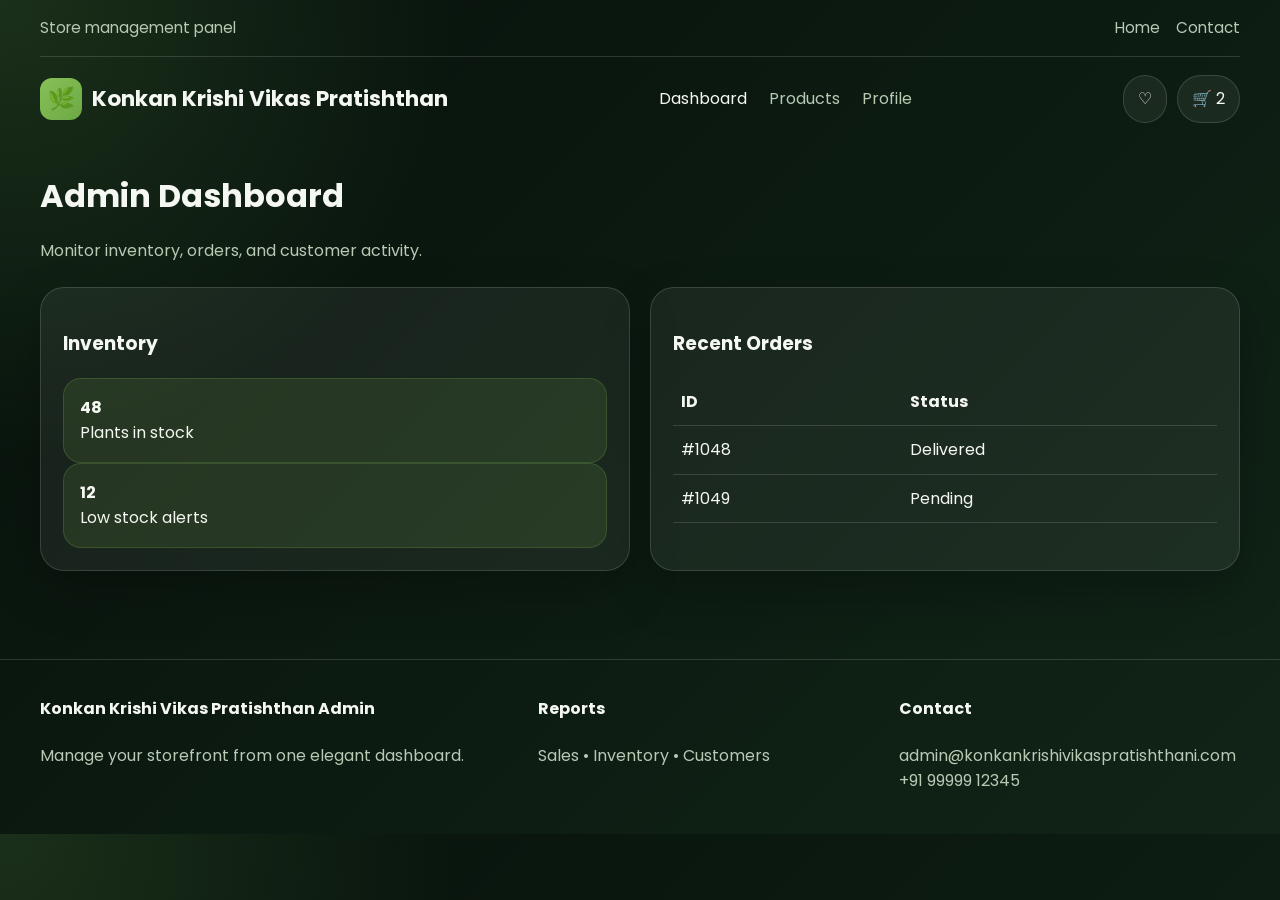
<file: pages/admin.html>
<!DOCTYPE html>
<html lang="en">
<head>
  <meta charset="UTF-8" />
  <meta name="viewport" content="width=device-width, initial-scale=1.0" />
  <title>Admin Dashboard - Konkan Krishi Vikas Pratishthan</title>
  <link rel="preconnect" href="https://fonts.googleapis.com" />
  <link rel="preconnect" href="https://fonts.gstatic.com" crossorigin />
  <link href="https://fonts.googleapis.com/css2?family=Poppins:wght@400;500;600;700&display=swap" rel="stylesheet" />
  <link rel="stylesheet" href="../styles/store.css" />
</head>
<body>
  <div class="container">
    <div class="topbar">
      <span>Store management panel</span>
      <div class="links">
        <a href="../index.html">Home</a>
        <a href="contact.html">Contact</a>
      </div>
    </div>

    <header class="site-header">
      <a class="brand" href="../index.html">
        <span class="brand-mark">🌿</span>
        <span>Konkan Krishi Vikas Pratishthan</span>
      </a>
      <nav class="header-nav">
        <a href="admin.html" class="active">Dashboard</a>
        <a href="featured-products.html">Products</a>
        <a href="profile.html">Profile</a>
      </nav>
      <div class="header-actions">
        <a class="icon-pill" href="wishlist.html">♡</a>
        <a class="icon-pill" href="cart.html">🛒 2</a>
      </div>
    </header>

    <main class="page-shell">
      <h1 class="page-title">Admin Dashboard</h1>
      <p class="page-subtitle">Monitor inventory, orders, and customer activity.</p>
      <div class="admin-grid">
        <div class="admin-card">
          <h3>Inventory</h3>
          <div class="admin-stat"><strong>48</strong><br />Plants in stock</div>
          <div class="admin-stat"><strong>12</strong><br />Low stock alerts</div>
        </div>
        <div class="admin-card">
          <h3>Recent Orders</h3>
          <table class="table">
            <thead><tr><th>ID</th><th>Status</th></tr></thead>
            <tbody>
              <tr><td>#1048</td><td>Delivered</td></tr>
              <tr><td>#1049</td><td>Pending</td></tr>
            </tbody>
          </table>
        </div>
      </div>
    </main>
  </div>

  <footer class="footer">
    <div class="container footer-grid">
      <div>
        <h4>Konkan Krishi Vikas Pratishthan Admin</h4>
        <p>Manage your storefront from one elegant dashboard.</p>
      </div>
      <div>
        <h4>Reports</h4>
        <p>Sales • Inventory • Customers</p>
      </div>
      <div>
        <h4>Contact</h4>
        <p>admin@konkankrishivikaspratishthani.com<br />+91 99999 12345</p>
      </div>
    </div>
  </footer>

  <script src="../scripts/store.js"></script>
</body>
</html>
</file>
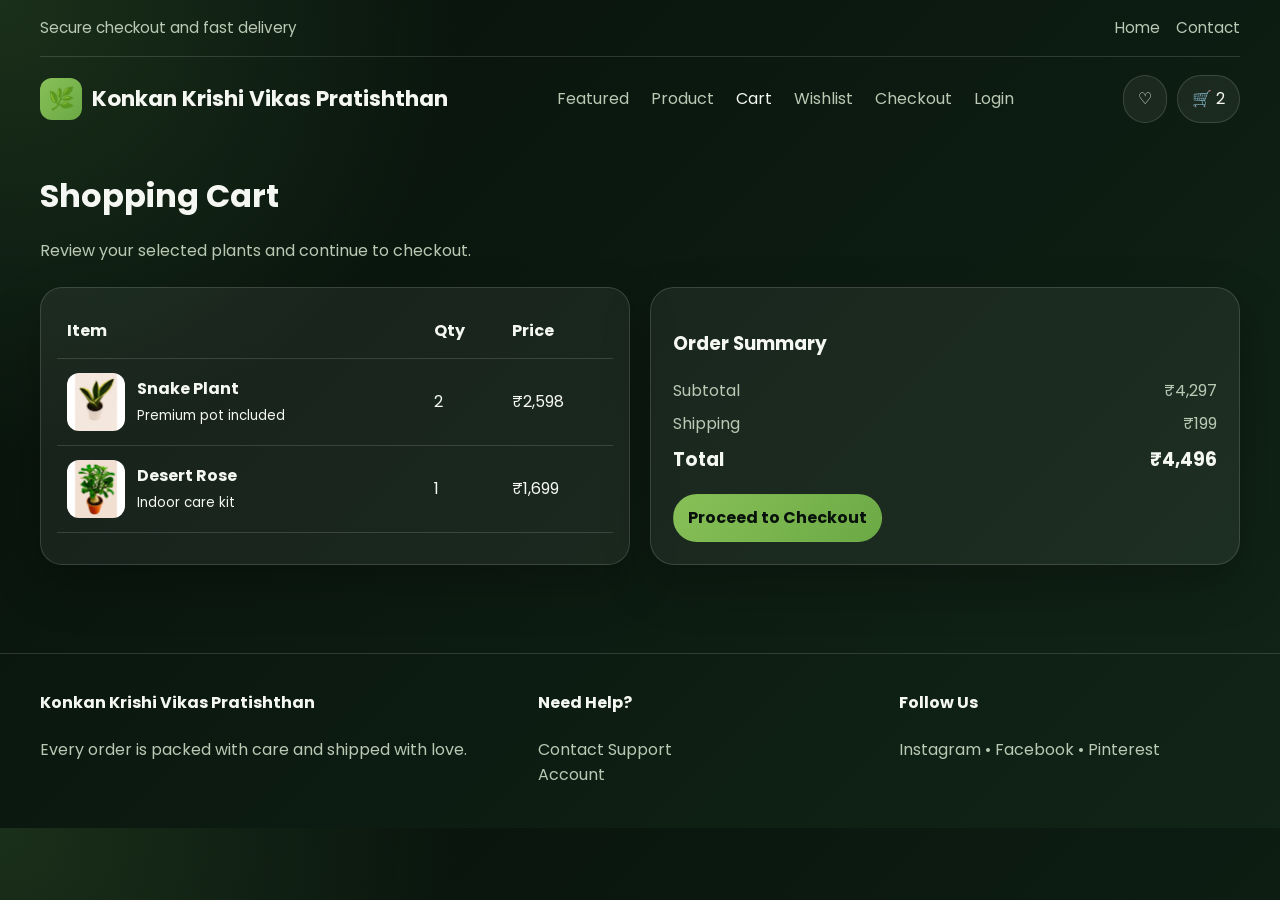
<file: pages/cart.html>
<!DOCTYPE html>
<html lang="en">
<head>
  <meta charset="UTF-8" />
  <meta name="viewport" content="width=device-width, initial-scale=1.0" />
  <title>Shopping Cart - Konkan Krishi Vikas Pratishthan</title>
  <link rel="preconnect" href="https://fonts.googleapis.com" />
  <link rel="preconnect" href="https://fonts.gstatic.com" crossorigin />
  <link href="https://fonts.googleapis.com/css2?family=Poppins:wght@400;500;600;700&display=swap" rel="stylesheet" />
  <link rel="stylesheet" href="../styles/store.css" />
</head>
<body>
  <div class="container">
    <div class="topbar">
      <span>Secure checkout and fast delivery</span>
      <div class="links">
        <a href="../index.html">Home</a>
        <a href="contact.html">Contact</a>
      </div>
    </div>

    <header class="site-header">
      <a class="brand" href="../index.html">
        <span class="brand-mark">🌿</span>
        <span>Konkan Krishi Vikas Pratishthan</span>
      </a>
      <nav class="header-nav">
        <a href="featured-products.html">Featured</a>
        <a href="product-details.html">Product</a>
        <a href="cart.html" class="active">Cart</a>
        <a href="wishlist.html">Wishlist</a>
        <a href="checkout.html">Checkout</a>
        <a href="login.html">Login</a>
      </nav>
      <div class="header-actions">
        <a class="icon-pill" href="wishlist.html">♡</a>
        <a class="icon-pill" href="cart.html">🛒 2</a>
      </div>
    </header>

    <main class="page-shell">
      <h1 class="page-title">Shopping Cart</h1>
      <p class="page-subtitle">Review your selected plants and continue to checkout.</p>
      <div class="grid grid-2">
        <div class="card">
          <table class="cart-table">
            <thead>
              <tr><th>Item</th><th>Qty</th><th>Price</th></tr>
            </thead>
            <tbody>
              <tr>
                <td>
                  <div class="cart-item">
                    <img src= "../Snake plant.jpg"/>
                    <div>
                      <strong>Snake Plant</strong><br />
                      <small>Premium pot included</small>
                    </div>
                  </div>
                </td>
                <td>2</td>
                <td>₹2,598</td>
              </tr>
              <tr>
                <td>
                  <div class="cart-item">
                    <img src="../Desert Rose.jpeg" />
                    <div>
                      <strong>Desert Rose </strong><br />
                      <small>Indoor care kit</small>
                    </div>
                  </div>
                </td>
                <td>1</td>
                <td>₹1,699</td>
              </tr>
            </tbody>
          </table>
        </div>
        <aside class="summary-card">
          <h3>Order Summary</h3>
          <div class="line"><span>Subtotal</span><span>₹4,297</span></div>
          <div class="line"><span>Shipping</span><span>₹199</span></div>
          <div class="line total"><span>Total</span><span>₹4,496</span></div>
          <a class="btn btn-primary" href="checkout.html" style="margin-top: 12px;">Proceed to Checkout</a>
        </aside>
      </div>
    </main>
  </div>

  <footer class="footer">
    <div class="container footer-grid">
      <div>
        <h4>Konkan Krishi Vikas Pratishthan</h4>
        <p>Every order is packed with care and shipped with love.</p>
      </div>
      <div>
        <h4>Need Help?</h4>
        <p><a href="contact.html">Contact Support</a><br /><a href="login.html">Account</a></p>
      </div>
      <div>
        <h4>Follow Us</h4>
        <p>Instagram • Facebook • Pinterest</p>
      </div>
    </div>
  </footer>

  <script src="../scripts/store.js"></script>
</body>
</html>
</file>
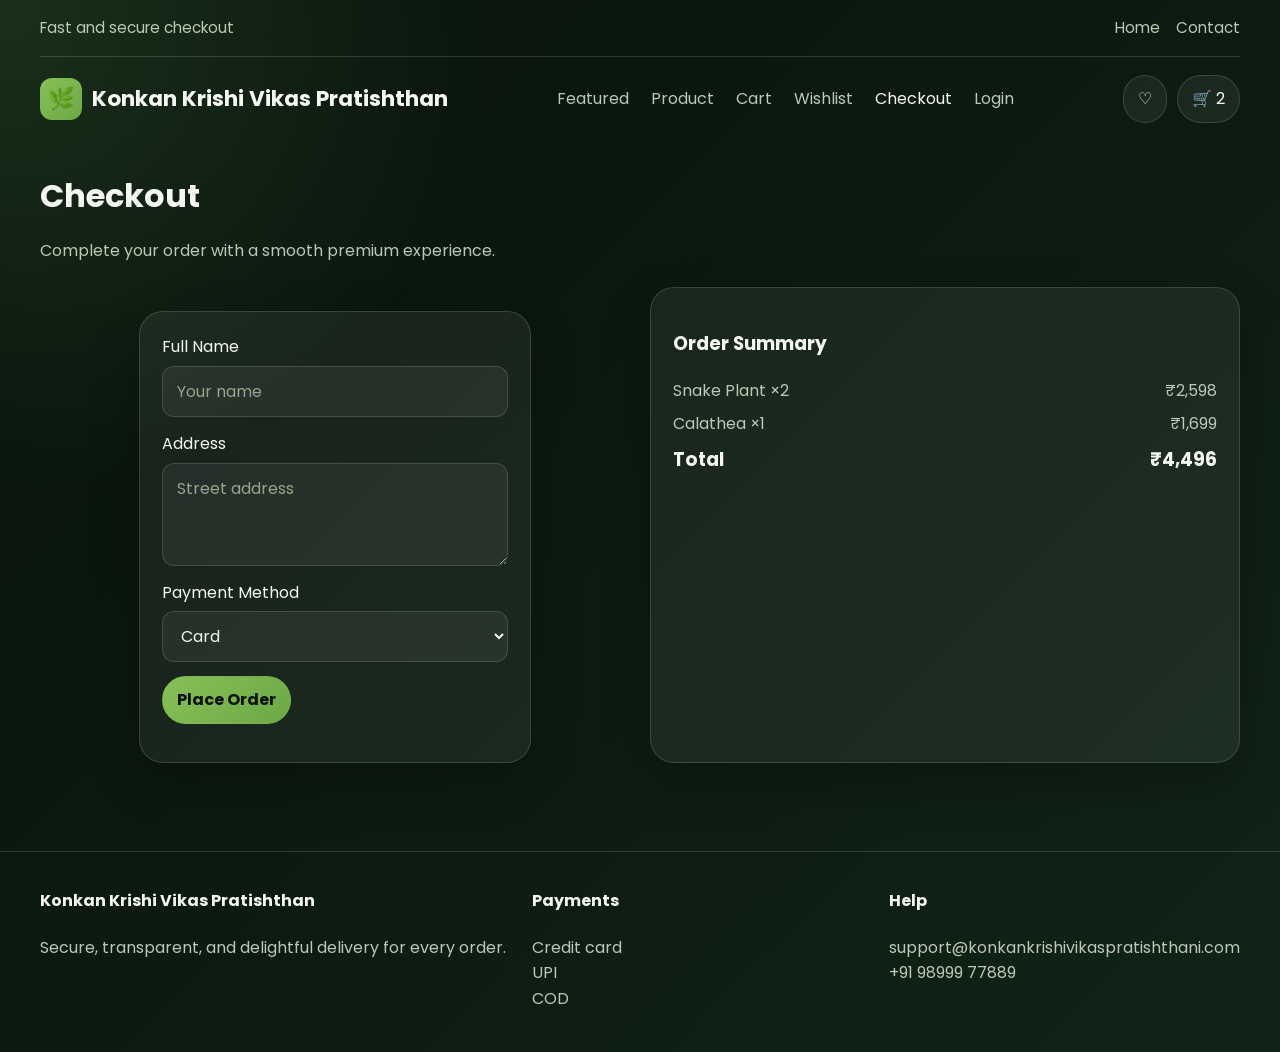
<file: pages/checkout.html>
<!DOCTYPE html>
<html lang="en">
<head>
  <meta charset="UTF-8" />
  <meta name="viewport" content="width=device-width, initial-scale=1.0" />
  <title>Checkout - Konkan Krishi Vikas Pratishthan</title>
  <link rel="preconnect" href="https://fonts.googleapis.com" />
  <link rel="preconnect" href="https://fonts.gstatic.com" crossorigin />
  <link href="https://fonts.googleapis.com/css2?family=Poppins:wght@400;500;600;700&display=swap" rel="stylesheet" />
  <link rel="stylesheet" href="../styles/store.css" />
</head>
<body>
  <div class="container">
    <div class="topbar">
      <span>Fast and secure checkout</span>
      <div class="links">
        <a href="../index.html">Home</a>
        <a href="contact.html">Contact</a>
      </div>
    </div>

    <header class="site-header">
      <a class="brand" href="../index.html">
        <span class="brand-mark">🌿</span>
        <span>Konkan Krishi Vikas Pratishthan</span>
      </a>
      <nav class="header-nav">
        <a href="featured-products.html">Featured</a>
        <a href="product-details.html">Product</a>
        <a href="cart.html">Cart</a>
        <a href="wishlist.html">Wishlist</a>
        <a href="checkout.html" class="active">Checkout</a>
        <a href="login.html">Login</a>
      </nav>
      <div class="header-actions">
        <a class="icon-pill" href="wishlist.html">♡</a>
        <a class="icon-pill" href="cart.html">🛒 2</a>
      </div>
    </header>

    <main class="page-shell">
      <h1 class="page-title">Checkout</h1>
      <p class="page-subtitle">Complete your order with a smooth premium experience.</p>
      <div class="grid grid-2">
        <form class="auth-card" data-feedback>
          <div class="form-group">
            <label>Full Name</label>
            <input type="text" placeholder="Your name" />
          </div>
          <div class="form-group">
            <label>Address</label>
            <textarea rows="3" placeholder="Street address"></textarea>
          </div>
          <div class="form-group">
            <label>Payment Method</label>
            <select>
              <option>Card</option>
              <option>UPI</option>
              <option>Cash on Delivery</option>
            </select>
          </div>
          <button class="btn btn-primary" type="submit">Place Order</button>
          <p data-feedback-message></p>
        </form>
        <aside class="summary-card">
          <h3>Order Summary</h3>
          <div class="line"><span>Snake Plant ×2</span><span>₹2,598</span></div>
          <div class="line"><span>Calathea ×1</span><span>₹1,699</span></div>
          <div class="line total"><span>Total</span><span>₹4,496</span></div>
        </aside>
      </div>
    </main>
  </div>

  <footer class="footer">
    <div class="container footer-grid">
      <div>
        <h4>Konkan Krishi Vikas Pratishthan</h4>
        <p>Secure, transparent, and delightful delivery for every order.</p>
      </div>
      <div>
        <h4>Payments</h4>
        <p>Credit card<br />UPI<br />COD</p>
      </div>
      <div>
        <h4>Help</h4>
        <p>support@konkankrishivikaspratishthani.com<br />+91 98999 77889</p>
      </div>
    </div>
  </footer>

  <script src="../scripts/store.js"></script>
</body>
</html>
</file>
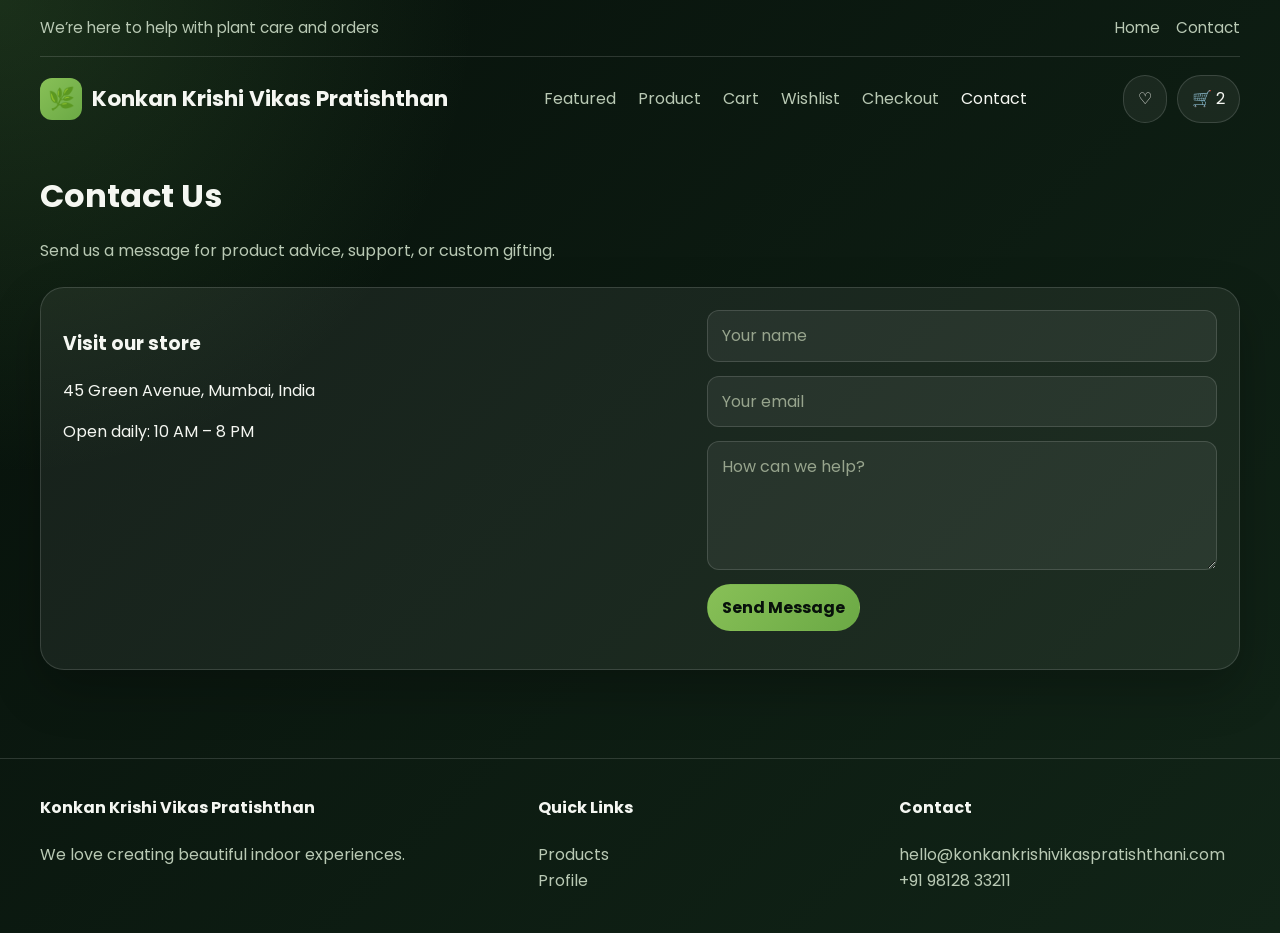
<file: pages/contact.html>
<!DOCTYPE html>
<html lang="en">
<head>
  <meta charset="UTF-8" />
  <meta name="viewport" content="width=device-width, initial-scale=1.0" />
  <title>Contact - Konkan Krishi Vikas Pratishthan</title>
  <link rel="preconnect" href="https://fonts.googleapis.com" />
  <link rel="preconnect" href="https://fonts.gstatic.com" crossorigin />
  <link href="https://fonts.googleapis.com/css2?family=Poppins:wght@400;500;600;700&display=swap" rel="stylesheet" />
  <link rel="stylesheet" href="../styles/store.css" />
</head>
<body>
  <div class="container">
    <div class="topbar">
      <span>We’re here to help with plant care and orders</span>
      <div class="links">
        <a href="../index.html">Home</a>
        <a href="contact.html">Contact</a>
      </div>
    </div>

    <header class="site-header">
      <a class="brand" href="../index.html">
        <span class="brand-mark">🌿</span>
        <span>Konkan Krishi Vikas Pratishthan</span>
      </a>
      <nav class="header-nav">
        <a href="featured-products.html">Featured</a>
        <a href="product-details.html">Product</a>
        <a href="cart.html">Cart</a>
        <a href="wishlist.html">Wishlist</a>
        <a href="checkout.html">Checkout</a>
        <a href="contact.html" class="active">Contact</a>
      </nav>
      <div class="header-actions">
        <a class="icon-pill" href="wishlist.html">♡</a>
        <a class="icon-pill" href="cart.html">🛒 2</a>
      </div>
    </header>

    <main class="page-shell">
      <h1 class="page-title">Contact Us</h1>
      <p class="page-subtitle">Send us a message for product advice, support, or custom gifting.</p>
      <div class="contact-card">
        <div>
          <h3>Visit our store</h3>
          <p>45 Green Avenue, Mumbai, India</p>
          <p>Open daily: 10 AM – 8 PM</p>
        </div>
        <form data-feedback>
          <div class="form-group">
            <input type="text" placeholder="Your name" />
          </div>
          <div class="form-group">
            <input type="email" placeholder="Your email" />
          </div>
          <div class="form-group">
            <textarea rows="4" placeholder="How can we help?"></textarea>
          </div>
          <button class="btn btn-primary" type="submit">Send Message</button>
          <p data-feedback-message></p>
        </form>
      </div>
    </main>
  </div>

  <footer class="footer">
    <div class="container footer-grid">
      <div>
        <h4>Konkan Krishi Vikas Pratishthan</h4>
        <p>We love creating beautiful indoor experiences.</p>
      </div>
      <div>
        <h4>Quick Links</h4>
        <p><a href="featured-products.html">Products</a><br /><a href="profile.html">Profile</a></p>
      </div>
      <div>
        <h4>Contact</h4>
        <p>hello@konkankrishivikaspratishthani.com<br />+91 98128 33211</p>
      </div>
    </div>
  </footer>

  <script src="../scripts/store.js"></script>
</body>
</html>
</file>
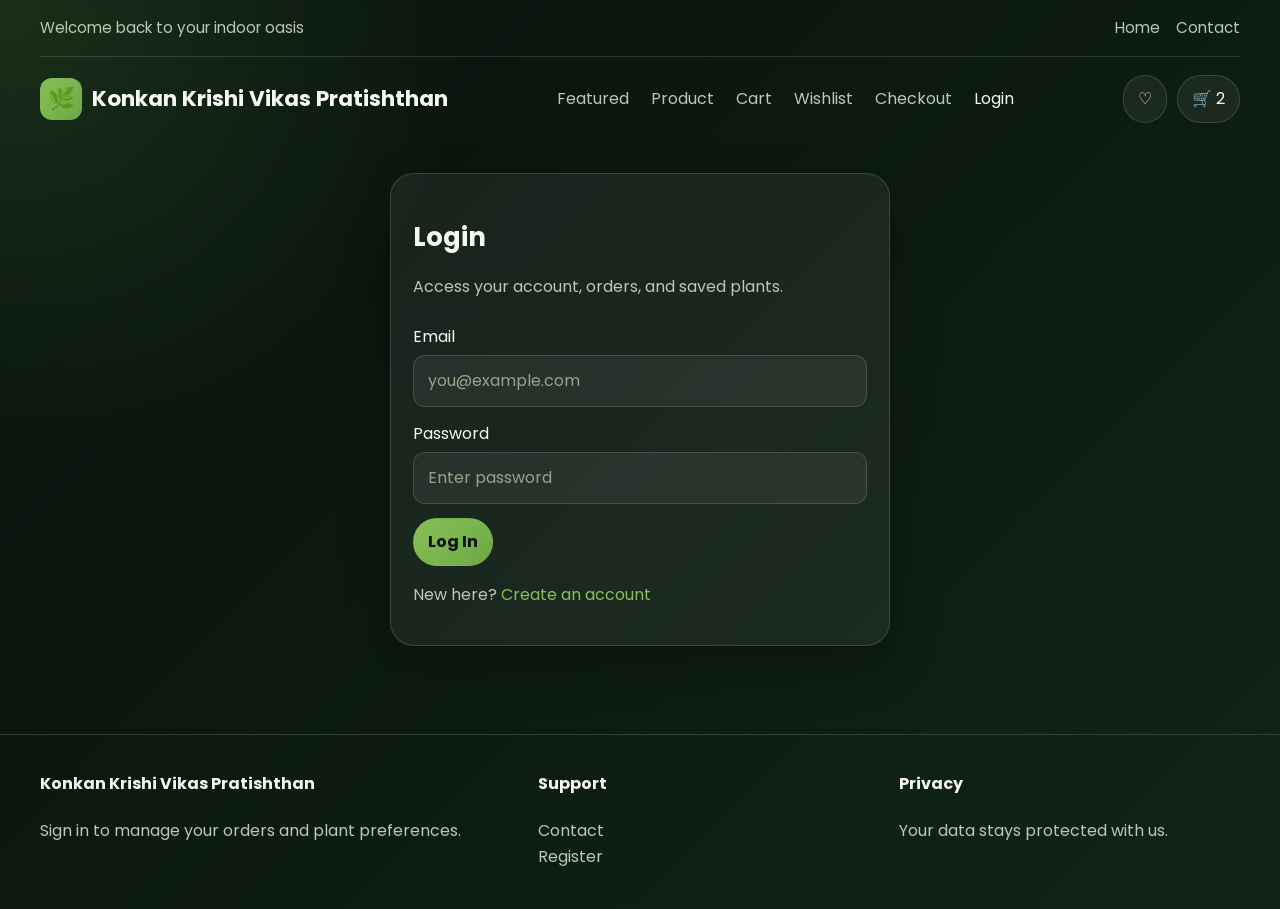
<file: pages/login.html>
<!DOCTYPE html>
<html lang="en">
<head>
  <meta charset="UTF-8" />
  <meta name="viewport" content="width=device-width, initial-scale=1.0" />
  <title>Login - Konkan Krishi Vikas Pratishthan</title>
  <link rel="preconnect" href="https://fonts.googleapis.com" />
  <link rel="preconnect" href="https://fonts.gstatic.com" crossorigin />
  <link href="https://fonts.googleapis.com/css2?family=Poppins:wght@400;500;600;700&display=swap" rel="stylesheet" />
  <link rel="stylesheet" href="../styles/store.css" />
</head>
<body>
  <div class="container">
    <div class="topbar">
      <span>Welcome back to your indoor oasis</span>
      <div class="links">
        <a href="../index.html">Home</a>
        <a href="contact.html">Contact</a>
      </div>
    </div>

    <header class="site-header">
      <a class="brand" href="../index.html">
        <span class="brand-mark">🌿</span>
        <span>Konkan Krishi Vikas Pratishthan</span>
      </a>
      <nav class="header-nav">
        <a href="featured-products.html">Featured</a>
        <a href="product-details.html">Product</a>
        <a href="cart.html">Cart</a>
        <a href="wishlist.html">Wishlist</a>
        <a href="checkout.html">Checkout</a>
        <a href="login.html" class="active">Login</a>
      </nav>
      <div class="header-actions">
        <a class="icon-pill" href="wishlist.html">♡</a>
        <a class="icon-pill" href="cart.html">🛒 2</a>
      </div>
    </header>

    <main class="page-shell">
      <div class="auth-card">
        <h2 class="page-title" style="font-size: 1.6rem;">Login</h2>
        <p class="page-subtitle">Access your account, orders, and saved plants.</p>
        <form data-feedback>
          <div class="form-group">
            <label>Email</label>
            <input type="email" placeholder="you@example.com" />
          </div>
          <div class="form-group">
            <label>Password</label>
            <input type="password" placeholder="Enter password" />
          </div>
          <button class="btn btn-primary" type="submit">Log In</button>
          <p data-feedback-message></p>
          <p style="margin-top: 12px; color: var(--muted);">New here? <a href="register.html" style="color: var(--accent);">Create an account</a></p>
        </form>
      </div>
    </main>
  </div>

  <footer class="footer">
    <div class="container footer-grid">
      <div>
        <h4>Konkan Krishi Vikas Pratishthan</h4>
        <p>Sign in to manage your orders and plant preferences.</p>
      </div>
      <div>
        <h4>Support</h4>
        <p><a href="contact.html">Contact</a><br /><a href="register.html">Register</a></p>
      </div>
      <div>
        <h4>Privacy</h4>
        <p>Your data stays protected with us.</p>
      </div>
    </div>
  </footer>

  <script src="../scripts/store.js"></script>
</body>
</html>
</file>
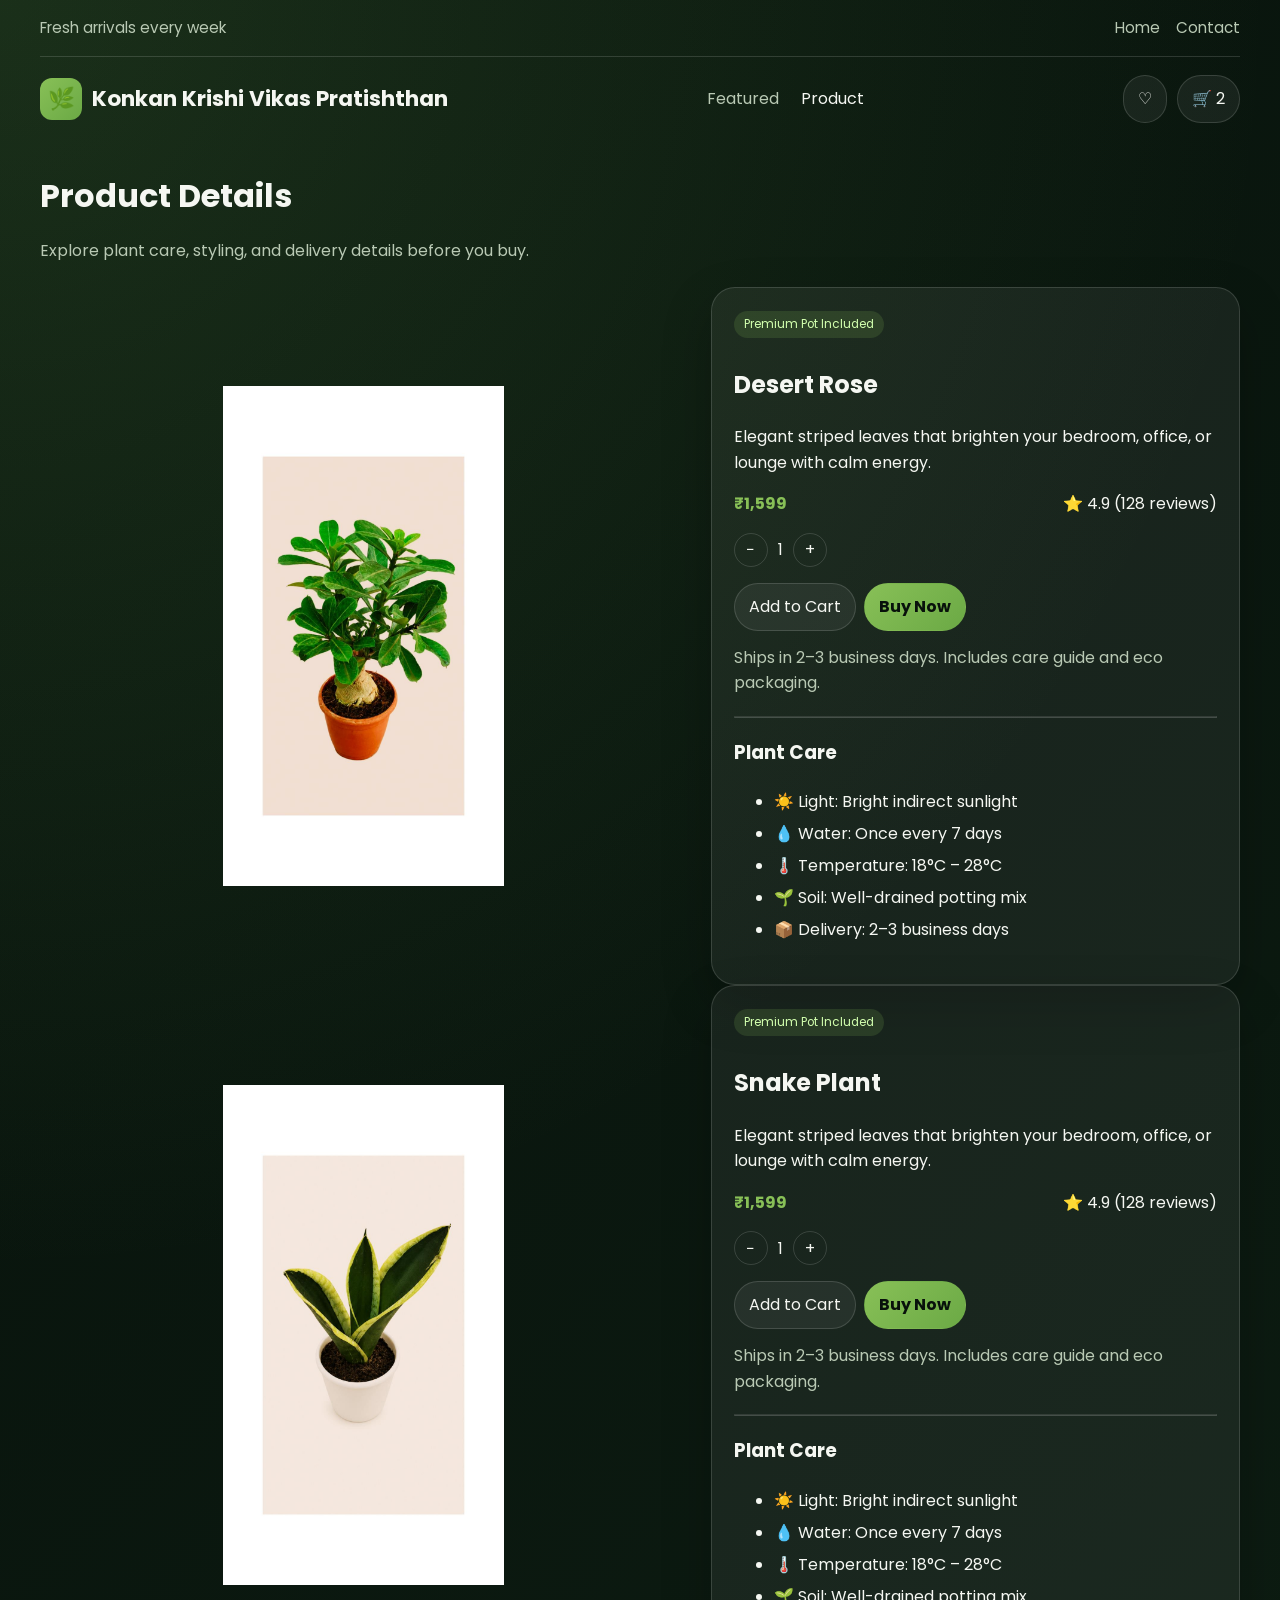
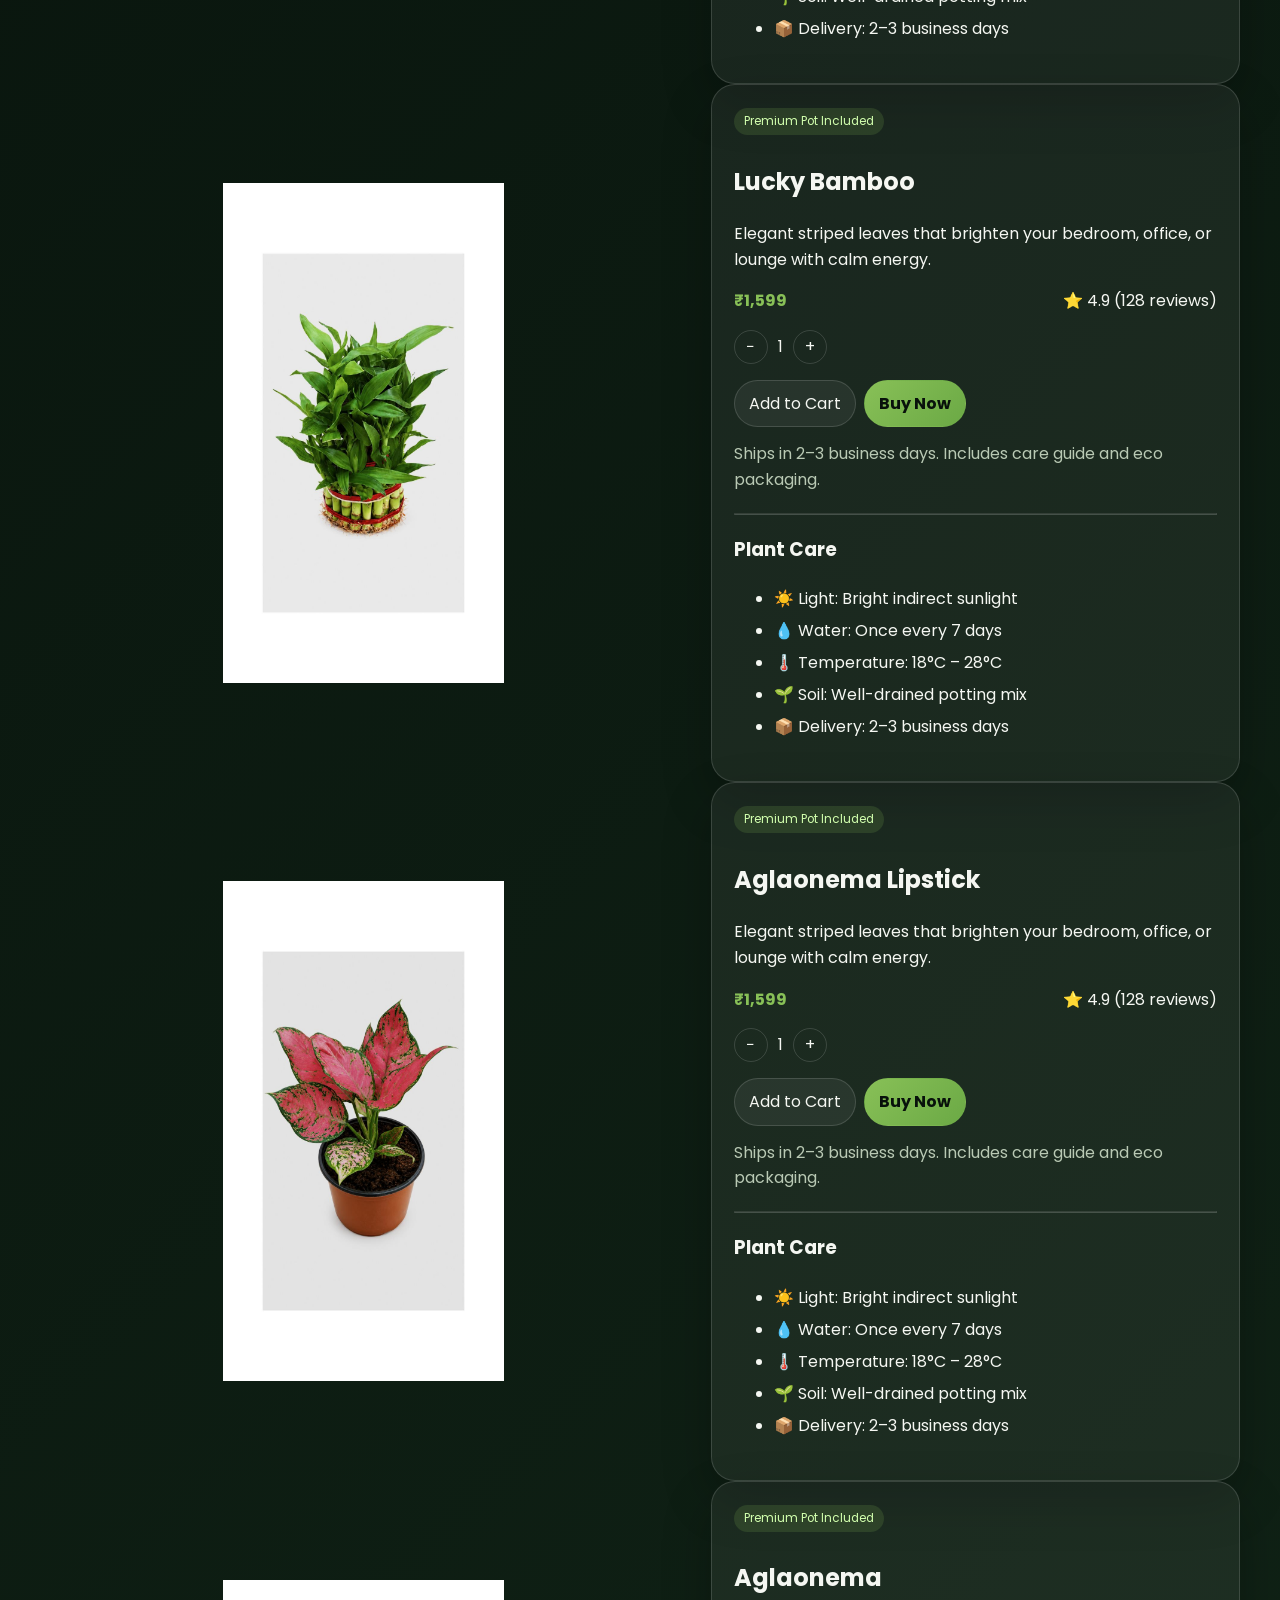
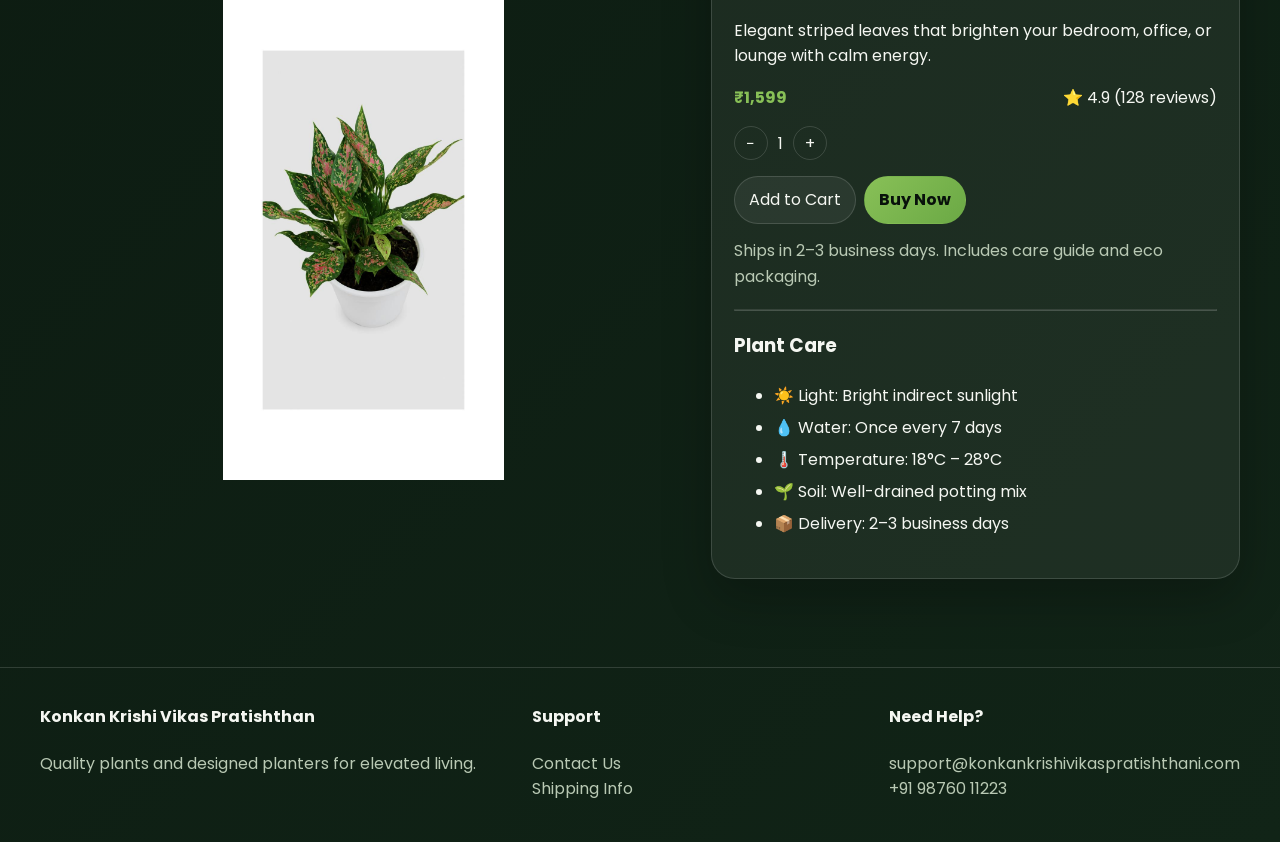
<file: pages/product-details.html>
<!DOCTYPE html>
<html lang="en">
<head>
  <meta charset="UTF-8" />
  <meta name="viewport" content="width=device-width, initial-scale=1.0" />
  <title>Product Details - Konkan Krishi Vikas Pratishthan</title>
  <link rel="preconnect" href="https://fonts.googleapis.com" />
  <link rel="preconnect" href="https://fonts.gstatic.com" crossorigin />
  <link href="https://fonts.googleapis.com/css2?family=Poppins:wght@400;500;600;700&display=swap" rel="stylesheet" />
  <link rel="stylesheet" href="../styles/store.css" />
</head>
<body>
  <div class="container">
    <div class="topbar">
      <span>Fresh arrivals every week</span>
      <div class="links"> 
        <a href="../index.html">Home</a>
        <a href="contact.html">Contact</a>
      </div>
    </div>

    <header class="site-header">
      <a class="brand" href="../index.html">
        <span class="brand-mark">🌿</span>
        <span>Konkan Krishi Vikas Pratishthan</span>
      </a>
      <nav class="header-nav">
    <a href="featured-products.html">Featured</a>
    <a href="product-details.html" class="active">Product</a>
</nav>
      <div class="header-actions">
        <a class="icon-pill" href="wishlist.html">♡</a>
        <a class="icon-pill" href="cart.html">🛒 2</a>
      </div>
    </header>

    <main class="page-shell">
      <h1 class="page-title">Product Details</h1>
      <p class="page-subtitle">Explore plant care, styling, and delivery details before you buy.</p>

      <section class="product-detail">
        <div class="product-gallery">
          <img src="../Desert Rose.jpeg" alt="Product" />
        </div>
        <div class="detail-card">
          <span class="badge">Premium Pot Included</span>
          <h2>Desert Rose</h2>
          <p>Elegant striped leaves that brighten your bedroom, office, or lounge with calm energy.</p>
          <div class="price-row" style="margin: 16px 0;">
            <span class="price-tag">₹1,599</span>
            <span>⭐ 4.9 (128 reviews)</span>
          </div>
          <div class="qty-row">
            <button class="minus" data-qty="qtyValue">−</button>
            <span id="qtyValue">1</span>
            <button data-qty="qtyValue">+</button>
          </div>
          <div class="card-actions">
           <button class="btn" id="addToCartBtn" onclick="window.location.href='cart.html'">
    Add to Cart
</button>
            <a class="btn btn-primary" href="checkout.html">Buy Now</a>
          </div>
           <p style="margin-top:14px; color: var(--muted);">
    Ships in 2–3 business days. Includes care guide and eco packaging.
</p>


<hr style="margin:20px 0; opacity:0.2;">

<h3>Plant Care</h3>

<ul style="line-height:2;">
    <li>☀️ Light: Bright indirect sunlight</li>
    <li>💧 Water: Once every 7 days</li>
    <li>🌡️ Temperature: 18°C – 28°C</li>
    <li>🌱 Soil: Well-drained potting mix</li>
    <li>📦 Delivery: 2–3 business days</li>
</ul>
        </div>
      </section>
   
      <section class="product-detail">
        <div class="product-gallery">
          <img src="../Snake plant.jpg" alt="Product" />
        </div>
        <div class="detail-card">
          <span class="badge">Premium Pot Included</span>
          <h2>Snake Plant</h2>
          <p>Elegant striped leaves that brighten your bedroom, office, or lounge with calm energy.</p>
          <div class="price-row" style="margin: 16px 0;">
            <span class="price-tag">₹1,599</span>
            <span>⭐ 4.9 (128 reviews)</span>
          </div>
          <div class="qty-row">
            <button class="minus" data-qty="qtyValue">−</button>
            <span id="qtyValue">1</span>
            <button data-qty="qtyValue">+</button>
          </div>
          <div class="card-actions">
           <button class="btn" id="addToCartBtn" onclick="window.location.href='cart.html'">
    Add to Cart
</button>
            <a class="btn btn-primary" href="checkout.html">Buy Now</a>
          </div>
           <p style="margin-top:14px; color: var(--muted);">
    Ships in 2–3 business days. Includes care guide and eco packaging.
</p> 


<hr style="margin:20px 0; opacity:0.2;">

<h3>Plant Care</h3>

<ul style="line-height:2;">
    <li>☀️ Light: Bright indirect sunlight</li>
    <li>💧 Water: Once every 7 days</li>                           
    <li>🌡️ Temperature: 18°C – 28°C</li>
    <li>🌱 Soil: Well-drained potting mix</li>
    <li>📦 Delivery: 2–3 business days</li>
</ul>



        </div>
      </section>
  


   <section class="product-detail">
        <div class="product-gallery">
          <img src="../Lucky bamboo.jpg" alt="Product" />
        </div>
        <div class="detail-card">
          <span class="badge">Premium Pot Included</span>
          <h2>Lucky Bamboo</h2>
          <p>Elegant striped leaves that brighten your bedroom, office, or lounge with calm energy.</p>
          <div class="price-row" style="margin: 16px 0;">
            <span class="price-tag">₹1,599</span>
            <span>⭐ 4.9 (128 reviews)</span>
          </div>
          <div class="qty-row">
            <button class="minus" data-qty="qtyValue">−</button>
            <span id="qtyValue">1</span>
            <button data-qty="qtyValue">+</button>
          </div>
          <div class="card-actions">
           <button class="btn" id="addToCartBtn" onclick="window.location.href='cart.html'">
    Add to Cart
</button>
            <a class="btn btn-primary" href="checkout.html">Buy Now</a>
          </div>
           <p style="margin-top:14px; color: var(--muted);">
    Ships in 2–3 business days. Includes care guide and eco packaging.
</p> 


<hr style="margin:20px 0; opacity:0.2;">

<h3>Plant Care</h3>

<ul style="line-height:2;">
    <li>☀️ Light: Bright indirect sunlight</li>
    <li>💧 Water: Once every 7 days</li>
    <li>🌡️ Temperature: 18°C – 28°C</li>
    <li>🌱 Soil: Well-drained potting mix</li>
    <li>📦 Delivery: 2–3 business days</li>
</ul>



        </div>
      </section>
    
      <section class="product-detail">
        <div class="product-gallery">
          <img src="../Aglaonema lipstick.jpg" alt="Product" />
        </div>
        <div class="detail-card">
          <span class="badge">Premium Pot Included</span>
          <h2>Aglaonema Lipstick</h2>
          <p>Elegant striped leaves that brighten your bedroom, office, or lounge with calm energy.</p>
          <div class="price-row" style="margin: 16px 0;">
            <span class="price-tag">₹1,599</span>
            <span>⭐ 4.9 (128 reviews)</span>
          </div>
          <div class="qty-row">
            <button class="minus" data-qty="qtyValue">−</button>
            <span id="qtyValue">1</span>
            <button data-qty="qtyValue">+</button>
          </div>
          <div class="card-actions">
           <button class="btn" id="addToCartBtn" onclick="window.location.href='cart.html'">
    Add to Cart
</button>
            <a class="btn btn-primary" href="checkout.html">Buy Now</a>
          </div>
           <p style="margin-top:14px; color: var(--muted);">
    Ships in 2–3 business days. Includes care guide and eco packaging.
</p> 


<hr style="margin:20px 0; opacity:0.2;">

<h3>Plant Care</h3>

<ul style="line-height:2;">
    <li>☀️ Light: Bright indirect sunlight</li>
    <li>💧 Water: Once every 7 days</li>
    <li>🌡️ Temperature: 18°C – 28°C</li>
    <li>🌱 Soil: Well-drained potting mix</li>
    <li>📦 Delivery: 2–3 business days</li>
</ul>



        </div>
      </section>
  
      <section class="product-detail">
        <div class="product-gallery">
          <img src="../Aglaonema.jpg" alt="Product" />
        </div>
        <div class="detail-card">
          <span class="badge">Premium Pot Included</span>
          <h2>Aglaonema</h2>
          <p>Elegant striped leaves that brighten your bedroom, office, or lounge with calm energy.</p>
          <div class="price-row" style="margin: 16px 0;">
            <span class="price-tag">₹1,599</span>
            <span>⭐ 4.9 (128 reviews)</span>
          </div>
          <div class="qty-row">
            <button class="minus" data-qty="qtyValue">−</button>
            <span id="qtyValue">1</span>
            <button data-qty="qtyValue">+</button>
          </div>
          <div class="card-actions">
           <button class="btn" id="addToCartBtn" onclick="window.location.href='cart.html'">
    Add to Cart
</button>
            <a class="btn btn-primary" href="checkout.html">Buy Now</a>
          </div>
           <p style="margin-top:14px; color: var(--muted);">
    Ships in 2–3 business days. Includes care guide and eco packaging.
</p>


<hr style="margin:20px 0; opacity:0.2;">

<h3>Plant Care</h3>

<ul style="line-height:2;">
    <li>☀️ Light: Bright indirect sunlight</li>
    <li>💧 Water: Once every 7 days</li>
    <li>🌡️ Temperature: 18°C – 28°C</li>
    <li>🌱 Soil: Well-drained potting mix</li>
    <li>📦 Delivery: 2–3 business days</li>
</ul>
        </div>
      </section>
    </main>
  </div>


  
  <footer class="footer">
    <div class="container footer-grid">
      <div>
        <h4>Konkan Krishi Vikas Pratishthan</h4>
        <p>Quality plants and designed planters for elevated living.</p>
      </div>
      <div>
        <h4>Support</h4>
        <p><a href="contact.html">Contact Us</a><br /><a href="checkout.html">Shipping Info</a></p>
      </div>
      <div>
        <h4>Need Help?</h4>
        <p>support@konkankrishivikaspratishthani.com<br />+91 98760 11223</p>
      </div>
    </div>
  </footer>

  <script src="../scripts/store.js"></script>
</body>
</html>
</file>
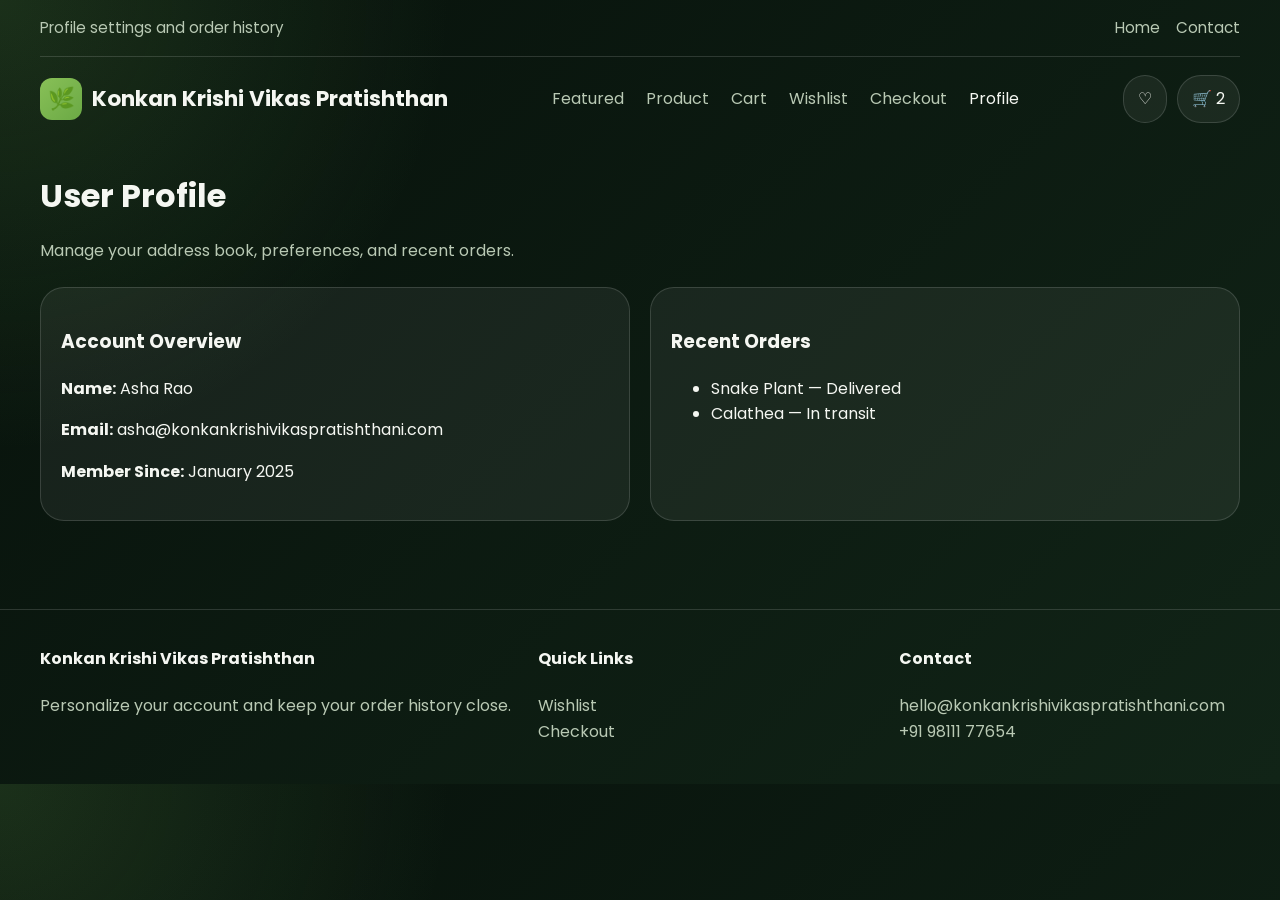
<file: pages/profile.html>
<!DOCTYPE html>
<html lang="en">
<head>
  <meta charset="UTF-8" />
  <meta name="viewport" content="width=device-width, initial-scale=1.0" />
  <title>User Profile - Konkan Krishi Vikas Pratishthan</title>
  <link rel="preconnect" href="https://fonts.googleapis.com" />
  <link rel="preconnect" href="https://fonts.gstatic.com" crossorigin />
  <link href="https://fonts.googleapis.com/css2?family=Poppins:wght@400;500;600;700&display=swap" rel="stylesheet" />
  <link rel="stylesheet" href="../styles/store.css" />
</head>
<body>
  <div class="container">
    <div class="topbar">
      <span>Profile settings and order history</span>
      <div class="links">
        <a href="../index.html">Home</a>
        <a href="contact.html">Contact</a>
      </div>
    </div>

    <header class="site-header">
      <a class="brand" href="../index.html">
        <span class="brand-mark">🌿</span>
        <span>Konkan Krishi Vikas Pratishthan</span>
      </a>
      <nav class="header-nav">
        <a href="featured-products.html">Featured</a>
        <a href="product-details.html">Product</a>
        <a href="cart.html">Cart</a>
        <a href="wishlist.html">Wishlist</a>
        <a href="checkout.html">Checkout</a>
        <a href="profile.html" class="active">Profile</a>
      </nav>
      <div class="header-actions">
        <a class="icon-pill" href="wishlist.html">♡</a>
        <a class="icon-pill" href="cart.html">🛒 2</a>
      </div>
    </header>

    <main class="page-shell">
      <h1 class="page-title">User Profile</h1>
      <p class="page-subtitle">Manage your address book, preferences, and recent orders.</p>
      <div class="profile-grid">
        <div class="profile-box">
          <h3>Account Overview</h3>
          <p><strong>Name:</strong> Asha Rao</p>
          <p><strong>Email:</strong> asha@konkankrishivikaspratishthani.com</p>
          <p><strong>Member Since:</strong> January 2025</p>
        </div>
        <div class="profile-box">
          <h3>Recent Orders</h3>
          <ul>
            <li>Snake Plant — Delivered</li>
            <li>Calathea — In transit</li>
          </ul>
        </div>
      </div>
    </main>
  </div>

  <footer class="footer">
    <div class="container footer-grid">
      <div>
        <h4>Konkan Krishi Vikas Pratishthan</h4>
        <p>Personalize your account and keep your order history close.</p>
      </div>
      <div>
        <h4>Quick Links</h4>
        <p><a href="wishlist.html">Wishlist</a><br /><a href="checkout.html">Checkout</a></p>
      </div>
      <div>
        <h4>Contact</h4>
        <p>hello@konkankrishivikaspratishthani.com<br />+91 98111 77654</p>
      </div>
    </div>
  </footer>

  <script src="../scripts/store.js"></script>
</body>
</html>
</file>
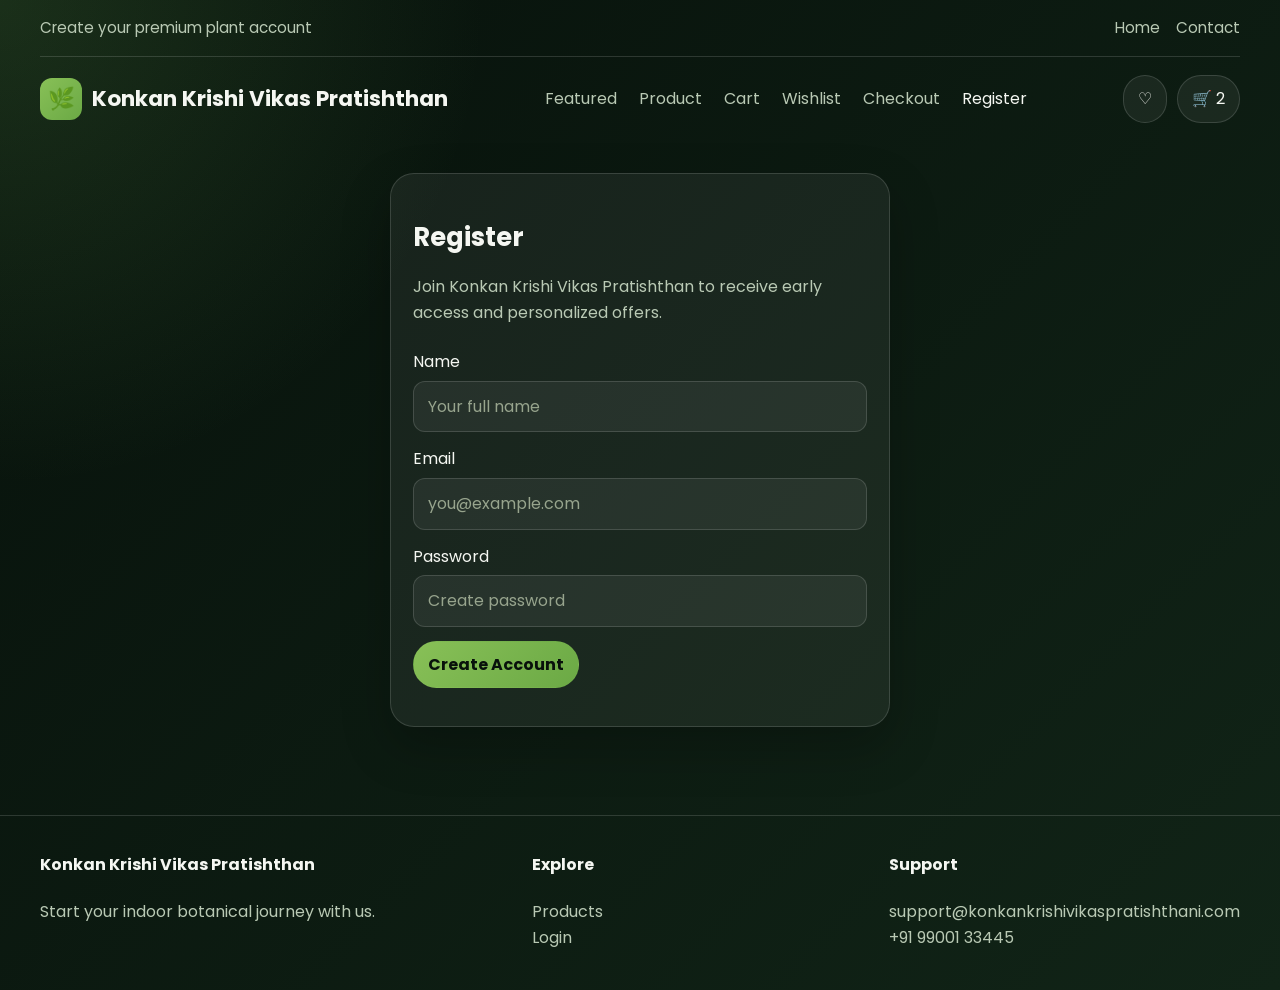
<file: pages/register.html>
<!DOCTYPE html>
<html lang="en">
<head>
  <meta charset="UTF-8" />
  <meta name="viewport" content="width=device-width, initial-scale=1.0" />
  <title>Register - Konkan Krishi Vikas Pratishthan</title>
  <link rel="preconnect" href="https://fonts.googleapis.com" />
  <link rel="preconnect" href="https://fonts.gstatic.com" crossorigin />
  <link href="https://fonts.googleapis.com/css2?family=Poppins:wght@400;500;600;700&display=swap" rel="stylesheet" />
  <link rel="stylesheet" href="../styles/store.css" />
</head>
<body>
  <div class="container">
    <div class="topbar">
      <span>Create your premium plant account</span>
      <div class="links">
        <a href="../index.html">Home</a>
        <a href="contact.html">Contact</a>
      </div>
    </div>

    <header class="site-header">
      <a class="brand" href="../index.html">
        <span class="brand-mark">🌿</span>
        <span>Konkan Krishi Vikas Pratishthan</span>
      </a>
      <nav class="header-nav">
        <a href="featured-products.html">Featured</a>
        <a href="product-details.html">Product</a>
        <a href="cart.html">Cart</a>
        <a href="wishlist.html">Wishlist</a>
        <a href="checkout.html">Checkout</a>
        <a href="register.html" class="active">Register</a>
      </nav>
      <div class="header-actions">
        <a class="icon-pill" href="wishlist.html">♡</a>
        <a class="icon-pill" href="cart.html">🛒 2</a>
      </div>
    </header>

    <main class="page-shell">
      <div class="auth-card">
        <h2 class="page-title" style="font-size: 1.6rem;">Register</h2>
        <p class="page-subtitle">Join Konkan Krishi Vikas Pratishthan to receive early access and personalized offers.</p>
        <form data-feedback>
          <div class="form-group">
            <label>Name</label>
            <input type="text" placeholder="Your full name" />
          </div>
          <div class="form-group">
            <label>Email</label>
            <input type="email" placeholder="you@example.com" />
          </div>
          <div class="form-group">
            <label>Password</label>
            <input type="password" placeholder="Create password" />
          </div>
          <button class="btn btn-primary" type="submit">Create Account</button>
          <p data-feedback-message></p>
        </form>
      </div>
    </main>
  </div>

  <footer class="footer">
    <div class="container footer-grid">
      <div>
        <h4>Konkan Krishi Vikas Pratishthan</h4>
        <p>Start your indoor botanical journey with us.</p>
      </div>
      <div>
        <h4>Explore</h4>
        <p><a href="featured-products.html">Products</a><br /><a href="login.html">Login</a></p>
      </div>
      <div>
        <h4>Support</h4>
        <p>support@konkankrishivikaspratishthani.com<br />+91 99001 33445</p>
      </div>
    </div>
  </footer>

  <script src="../scripts/store.js"></script>
</body>
</html>
</file>
<file: styles/store.css>
:root {
  --bg: #07110b;
  --panel: rgba(255,255,255,0.06);
  --panel-strong: rgba(255,255,255,0.1);
  --text: #f5f7f2;
  --muted: #b9c9b4;
  --accent: #88c057;
  --accent-strong: #6ba945;
  --border: rgba(255,255,255,0.14);
  --shadow: 0 20px 50px rgba(0,0,0,0.24);
}

* { box-sizing: border-box; }
body {
  margin: 0;
  font-family: 'Poppins', 'Segoe UI', sans-serif;
  background: radial-gradient(circle at top left, rgba(104,170,85,0.2), transparent 30%), linear-gradient(135deg, #07110b 0%, #112417 100%);
  color: var(--text);
  line-height: 1.6;
}

a { color: inherit; text-decoration: none; }
img { max-width: 100%; display: block; }
button, input, select, textarea { font: inherit; }

.container { width: min(1200px, calc(100% - 32px)); margin: 0 auto; }

.topbar {
  display: flex; justify-content: space-between; align-items: center; padding: 16px 0; color: var(--muted);
  font-size: 0.95rem; border-bottom: 1px solid var(--border);
}

.topbar .links { display: flex; gap: 16px; }

.site-header {
  display: flex; align-items: center; justify-content: space-between; padding: 18px 0 10px; gap: 18px;
}

.brand { display: flex; align-items: center; gap: 10px; font-weight: 700; font-size: 1.35rem; }

.brand-mark { display: grid; place-items: center; width: 42px; height: 42px; border-radius: 12px; background: linear-gradient(135deg, var(--accent), var(--accent-strong)); color: #08110b; }

.header-nav { display: flex; gap: 22px; align-items: center; color: var(--muted); }
.header-nav a.active, .header-nav a:hover { color: var(--text); }

.header-actions { display: flex; gap: 10px; align-items: center; }

.icon-pill, .btn, .pill-btn {
  display: inline-flex; align-items: center; justify-content: center; gap: 8px;
  border-radius: 999px; border: 1px solid var(--border); background: var(--panel);
  color: var(--text); padding: 10px 14px; cursor: pointer; transition: transform .2s ease, background .2s ease;
}

.icon-pill:hover, .btn:hover, .pill-btn:hover { transform: translateY(-2px); background: var(--panel-strong); }

.btn-primary { background: linear-gradient(135deg, var(--accent), var(--accent-strong)); color: #08110b; border-color: transparent; font-weight: 700; }

.hero-panel {
  display: grid; grid-template-columns: 1.3fr .9fr; gap: 24px; padding: 28px; margin: 24px 0 40px; border-radius: 28px; border: 1px solid var(--border); background: linear-gradient(135deg, rgba(255,255,255,.07), rgba(255,255,255,.04)); box-shadow: var(--shadow);
}

.hero-copy h1 { font-size: clamp(2rem, 4vw, 3rem); margin: 0 0 10px; }
.hero-copy p { color: var(--muted); margin: 0 0 18px; }

.hero-stats { display: flex; gap: 18px; margin: 22px 0; flex-wrap: wrap; }
.hero-stats .stat { background: var(--panel); border: 1px solid var(--border); border-radius: 16px; padding: 12px 16px; min-width: 110px; }
.hero-stats strong { display: block; font-size: 1.1rem; }

.hero-media img { height: 320px; width: 100%; object-fit: cover; border-radius: 24px; }

.section-head { display: flex; justify-content: space-between; align-items: center; margin: 28px 0 16px; }
.section-title { font-size: 1.35rem; margin: 0; }
.section-link { color: var(--accent); font-weight: 600; }

.grid { display: grid; gap: 20px; }
.grid-3 { grid-template-columns: repeat(3, 1fr); }
.grid-2 { grid-template-columns: repeat(2, 1fr); }

.card { background: var(--panel); border: 1px solid var(--border); border-radius: 22px; padding: 16px; box-shadow: var(--shadow); }
.card img { width: 100%; height: 180px; object-fit: cover; border-radius: 16px; }
.card h3 { margin: 12px 0 6px; font-size: 1.05rem; }
.card p { color: var(--muted); font-size: 0.9rem; margin: 0 0 10px; }
.price-row { display: flex; justify-content: space-between; align-items: center; }
.price-tag { color: var(--accent); font-weight: 700; }
.card-actions { display: flex; gap: 8px; margin-top: 10px; flex-wrap: wrap; }

.badge { display: inline-block; padding: 4px 10px; border-radius: 999px; background: rgba(136,192,87,0.16); color: #d2ffae; font-size: 0.74rem; margin-bottom: 8px; }

.page-shell { padding: 16px 0 40px; }
.page-title { font-size: 2rem; margin-bottom: 8px; }
.page-subtitle { color: var(--muted); margin-bottom: 24px; }

.catalog-toolbar {
  display: flex; flex-wrap: wrap; gap: 12px; align-items: center; justify-content: space-between;
  margin: 0 0 24px; padding: 16px; border-radius: 20px; background: rgba(255,255,255,0.06); border: 1px solid var(--border);
}

.search-box {
  display: flex; align-items: center; gap: 8px; flex: 1 1 240px; min-width: 220px;
  padding: 10px 14px; border-radius: 999px; background: rgba(255,255,255,0.06); border: 1px solid var(--border);
}

.search-box input {
  border: none; outline: none; background: transparent; color: var(--text); width: 100%;
}

.sort-select {
  min-width: 180px; padding: 10px 14px; border-radius: 999px; border: 1px solid var(--border); background: rgba(255,255,255,0.06); color: var(--text);
}

.filter-pills {
  display: flex; flex-wrap: wrap; gap: 8px;
}

.pill-btn {
  border: 1px solid var(--border); background: rgba(255,255,255,0.05); color: var(--text); padding: 8px 12px; border-radius: 999px; cursor: pointer;
}

.pill-btn.active {
  background: linear-gradient(135deg, var(--accent), var(--accent-strong)); color: #08110b; border-color: transparent;
}

.product-card {
  display: flex; flex-direction: column; gap: 10px;
}

.product-card img {
  height: 190px; object-fit: cover; border-radius: 16px;
}

.product-card .price-tag {
  font-size: 1rem;
}

.product-rating {
  display: flex; align-items: center; gap: 6px; color: #ffd36f; font-size: 0.9rem;
}

.product-description {
  color: var(--muted); font-size: 0.9rem; min-height: 44px;
}

.product-card .card-actions {
  display: flex; gap: 8px; flex-wrap: wrap; margin-top: auto;
}

.product-card .add-to-cart.is-added {
  background: rgba(136,192,87,0.2); color: #d7ff9c;
}

.empty-state {
  margin-top: 16px; padding: 16px; text-align: center; color: var(--muted); border: 1px dashed var(--border); border-radius: 16px;
}

.hidden { display: none !important; }

.product-detail { display: grid; grid-template-columns: 1.1fr .9fr; gap: 24px; align-items: center; }
.product-gallery {
    display: flex;
    justify-content: center;
    align-items: center;
    width: 100%;
    min-height: 420px;
}

.product-gallery img {
    width: 420px;
    height: 500px;
    object-fit: contain;
    object-position: center;
    display: block;
    margin: auto;
}

.detail-card, .summary-card, .auth-card, .admin-card, .contact-card { background: var(--panel); border: 1px solid var(--border); border-radius: 24px; padding: 22px; box-shadow: var(--shadow); }

.qty-row { display: flex; align-items: center; gap: 10px; margin: 16px 0; }
.qty-row button { width: 34px; height: 34px; border-radius: 50%; border: 1px solid var(--border); background: transparent; color: var(--text); cursor: pointer; }

.cart-table { width: 100%; border-collapse: collapse; overflow: hidden; }
.cart-table th, .cart-table td { text-align: left; padding: 14px 10px; border-bottom: 1px solid var(--border); }
.cart-item { display: flex; align-items: center; gap: 12px; }
.cart-item img { width: 58px; height: 58px; object-fit: cover; border-radius: 12px; }

.summary-card .line { display: flex; justify-content: space-between; margin: 8px 0; color: var(--muted); }
.summary-card .total { font-size: 1.15rem; color: var(--text); font-weight: 700; }

.auth-card { max-width: 500px; margin: 24px auto 0; }
.form-group { display: flex; flex-direction: column; gap: 6px; margin-bottom: 14px; }
.form-group input, .form-group textarea, .form-group select { padding: 12px 14px; border-radius: 12px; border: 1px solid var(--border); background: rgba(255,255,255,.06); color: var(--text); }
.form-group input::placeholder, .form-group textarea::placeholder { color: #97a48d; }

.profile-grid { display: grid; grid-template-columns: 1fr 1fr; gap: 20px; }
.profile-box { background: var(--panel); border: 1px solid var(--border); border-radius: 24px; padding: 20px; }

.admin-grid { display: grid; grid-template-columns: repeat(2, 1fr); gap: 20px; }
.admin-stat { padding: 16px; border-radius: 18px; background: rgba(136,192,87,0.12); border: 1px solid rgba(136,192,87,0.2); }
.table { width: 100%; border-collapse: collapse; }
.table th, .table td { text-align: left; padding: 11px 8px; border-bottom: 1px solid var(--border); }

.contact-card { display: grid; grid-template-columns: 1.1fr .9fr; gap: 20px; }

.footer { padding: 36px 0 24px; color: var(--muted); border-top: 1px solid var(--border); margin-top: 48px; }
.footer-grid { display: grid; grid-template-columns: 1.4fr 1fr 1fr; gap: 20px; }
.footer h4 { color: var(--text); margin-top: 0; }

@media (max-width: 900px) {
  .hero-panel, .product-detail, .contact-card, .grid-3, .grid-2, .profile-grid, .admin-grid, .footer-grid { grid-template-columns: 1fr; }
  .header-nav { display: none; }
  .site-header { flex-wrap: wrap; }
}

@media (max-width: 640px) {
  .topbar { flex-direction: column; align-items: flex-start; gap: 8px; }
  .section-head { flex-direction: column; align-items: flex-start; gap: 6px; }
  .hero-panel { padding: 18px; }
  .hero-stats { flex-direction: column; }
  .card-actions { flex-direction: column; }
  .btn, .pill-btn, .icon-pill { width: 100%; justify-content: center; }
}
</file>
